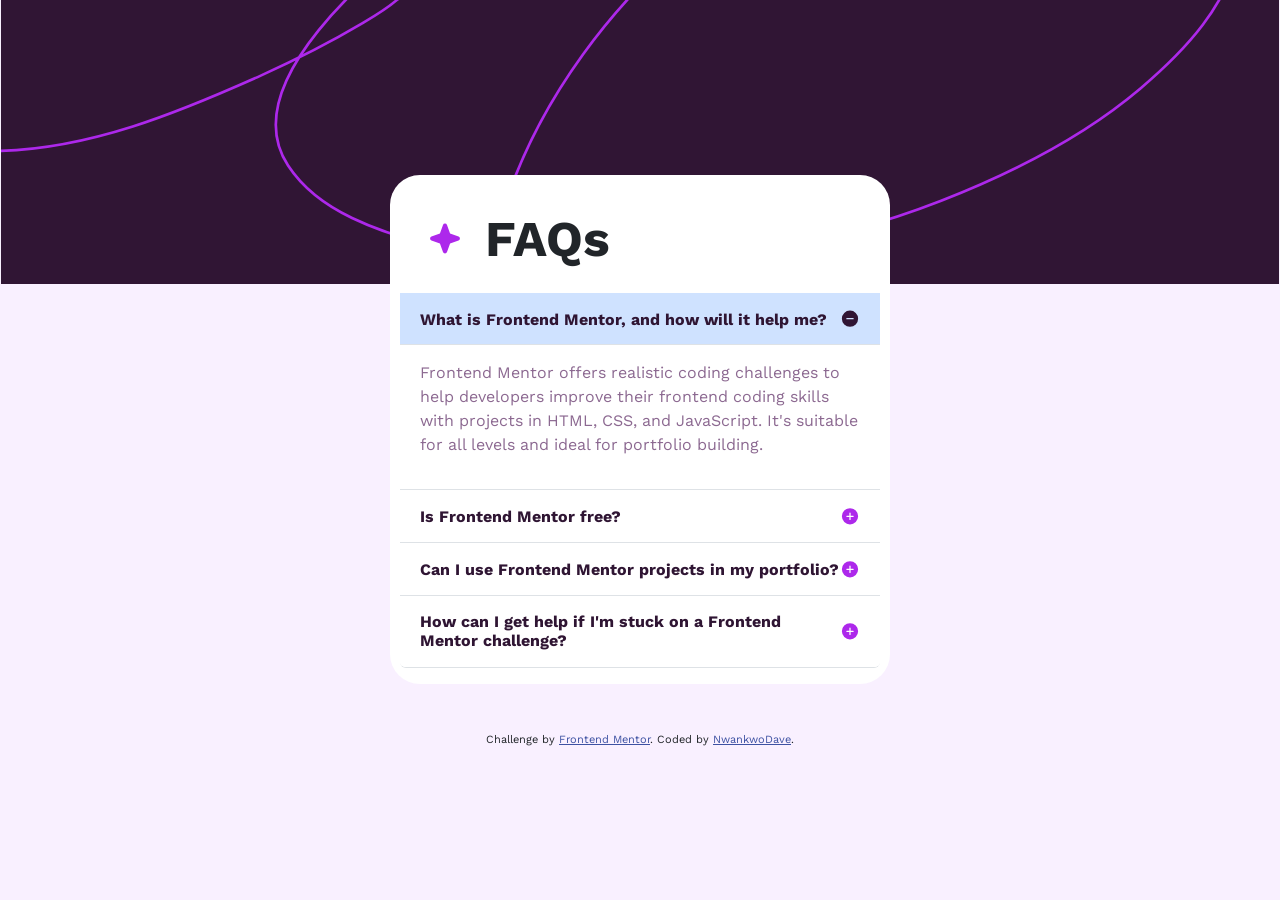
<file: FAQs-Accordion-component/index.html>
<!DOCTYPE html>
<html lang="en">
<head>
  <meta charset="UTF-8">
  <meta name="viewport" content="width=device-width, initial-scale=1.0"> <!-- displays site properly based on user's device -->
  <link rel="stylesheet" href="https://cdn.jsdelivr.net/npm/bootstrap-icons@1.11.2/font/bootstrap-icons.min.css">
  <link href="https://cdn.jsdelivr.net/npm/bootstrap@5.3.2/dist/css/bootstrap.min.css" rel="stylesheet" integrity="sha384-T3c6CoIi6uLrA9TneNEoa7RxnatzjcDSCmG1MXxSR1GAsXEV/Dwwykc2MPK8M2HN" crossorigin="anonymous">
  <link rel="stylesheet" href="https://fonts.googleapis.com/css2?family=Outfit:wght@400;700&family=Work+Sans:wght@400;600;700&display=swap">
  <link rel="stylesheet" href="style.css">
  <link rel="icon" type="image/png" sizes="32x32" href="./assets/images/favicon-32x32.png">
  <title>Frontend Mentor | FAQ accordion</title>
</head>
<body>
  <div class="container">
  <div class="accordion mt-4" id="accordionExample">
    <div class="accordion-item" style="border: none;">
      <h1 class="accordion-header mt-4">FAQs</h1>
    </div>
    <div class="accordion-item mt-4">
      <h2 class="accordion-header">
        <button class="accordion-button" type="button" data-bs-toggle="collapse" data-bs-target="#collapseOne" aria-expanded="true" aria-controls="collapseOne">
          <strong>What is Frontend Mentor, and how will it help me?</strong>
        </button>
      </h2>
      <div id="collapseOne" class="accordion-collapse collapse show" data-bs-parent="#accordionExample">
        <div class="accordion-body">
         <p>
          Frontend Mentor offers realistic coding challenges to help developers improve their 
           frontend coding skills with projects in HTML, CSS, and JavaScript. It's suitable for 
          all levels and ideal for portfolio building.
        </p> 
        </div>
      </div>
    </div>
    <div class="accordion-item">
      <h2 class="accordion-header">
        <button class="accordion-button collapsed" type="button" data-bs-toggle="collapse" data-bs-target="#collapseTwo" aria-expanded="false" aria-controls="collapseTwo">
          <strong>Is Frontend Mentor free?</strong>
        </button>
      </h2>
      <div id="collapseTwo" class="accordion-collapse collapse" data-bs-parent="#accordionExample">
        <div class="accordion-body">
          <p>
            Yes, Frontend Mentor offers both free and premium coding challenges, with the free 
          option providing access to a range of projects suitable for all skill levels.
        </p> 
        </div>
      </div>
    </div>
    <div class="accordion-item">
      <h2 class="accordion-header">
        <button class="accordion-button collapsed" type="button" data-bs-toggle="collapse" data-bs-target="#collapseThree" aria-expanded="false" aria-controls="collapseThree">
          <strong>Can I use Frontend Mentor projects in my portfolio?</strong>
        </button>
      </h2>
      <div id="collapseThree" class="accordion-collapse collapse" data-bs-parent="#accordionExample">
        <div class="accordion-body">
          <p>
            Yes, you can use projects completed on Frontend Mentor in your portfolio. It's an excellent
          way to showcase your skills to potential employers! 
        </p>      
        </div>
      </div>
    </div>
    <div class="accordion-item">
      <h2 class="accordion-header">
        <button class="accordion-button collapsed" type="button" data-bs-toggle="collapse" data-bs-target="#collapseFour" aria-expanded="false" aria-controls="collapseFour">
          <strong>How can I get help if I'm stuck on a Frontend Mentor challenge?</strong>
        </button>
      </h2>
      <div id="collapseFour" class="accordion-collapse collapse" data-bs-parent="#accordionExample">
        <div class="accordion-body">
          <p>
            The best place to get help is inside Frontend Mentor's Discord community. There's a help 
          channel where you can ask questions and seek support from other community members 
        </p>      
        </div>
      </div>
    </div>
  
  </div>
</div>

 

 
  
  

  



  
  <div class="attribution mt-5">
    Challenge by <a href="https://www.frontendmentor.io?ref=challenge" target="_blank">Frontend Mentor</a>. 
    Coded by <a href="#">NwankwoDave</a>.
  </div>
  <script src="https://cdn.jsdelivr.net/npm/@popperjs/core@2.11.8/dist/umd/popper.min.js" integrity="sha384-I7E8VVD/ismYTF4hNIPjVp/Zjvgyol6VFvRkX/vR+Vc4jQkC+hVqc2pM8ODewa9r" crossorigin="anonymous"></script>
<script src="https://cdn.jsdelivr.net/npm/bootstrap@5.3.2/dist/js/bootstrap.min.js" integrity="sha384-BBtl+eGJRgqQAUMxJ7pMwbEyER4l1g+O15P+16Ep7Q9Q+zqX6gSbd85u4mG4QzX+" crossorigin="anonymous"></script>
</body>
</html>
</file>
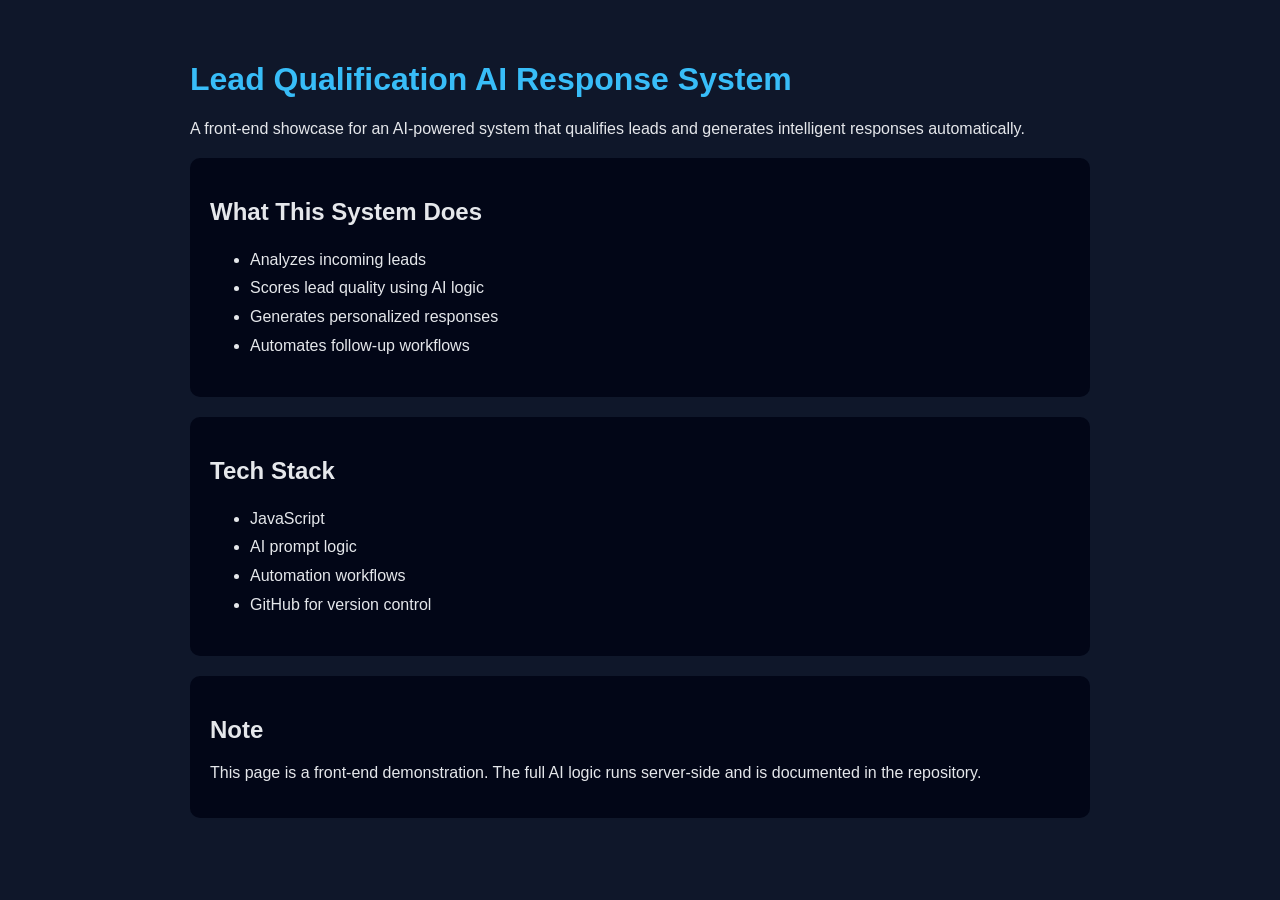
<file: lead-qualification-AI-response-system/index.html>
<!DOCTYPE html>
<html lang="en">
<head>
  <meta charset="UTF-8" />
  <title>Lead Qualification AI Response System</title>
  <meta name="viewport" content="width=device-width, initial-scale=1.0" />
  <style>
    body {
      font-family: Arial, sans-serif;
      background: #0f172a;
      color: #e5e7eb;
      padding: 40px;
      max-width: 900px;
      margin: auto;
    }
    h1 { color: #38bdf8; }
    .card {
      background: #020617;
      padding: 20px;
      border-radius: 10px;
      margin-top: 20px;
    }
    ul { line-height: 1.8; }
  </style>
</head>
<body>

  <h1>Lead Qualification AI Response System</h1>
  <p>
    A front-end showcase for an AI-powered system that qualifies leads and generates intelligent responses automatically.
  </p>

  <div class="card">
    <h2>What This System Does</h2>
    <ul>
      <li>Analyzes incoming leads</li>
      <li>Scores lead quality using AI logic</li>
      <li>Generates personalized responses</li>
      <li>Automates follow-up workflows</li>
    </ul>
  </div>

  <div class="card">
    <h2>Tech Stack</h2>
    <ul>
      <li>JavaScript</li>
      <li>AI prompt logic</li>
      <li>Automation workflows</li>
      <li>GitHub for version control</li>
    </ul>
  </div>

  <div class="card">
    <h2>Note</h2>
    <p>
      This page is a front-end demonstration. The full AI logic runs server-side and is documented in the repository.
    </p>
  </div>

</body>
</html>
</file>
<file: FAQs-Accordion-component/style.css>
@media (max-width:1440px){
    body{
        display: grid;
        background-color: var(--Lightpink);
        min-height: 100vh;
        align-items: center;
        align-content: center;
        justify-content: center;
        font-family: "Work Sans", sans-serif;
        font-size: var(--fontSize);
        background-image: url("data:image/svg+xml,%3Csvg xmlns='http://www.w3.org/2000/svg' width='1440' height='320' fill='none' viewBox='0 0 1440 320'%3E%3Cg clip-path='url(%23a)'%3E%3Cpath fill='%23301534' d='M0 0h1440v320H0z'/%3E%3Cpath stroke='%23AD28EB' stroke-linecap='round' stroke-width='3' d='M-676-182C-454-10-396.863 71.888-197.5 143.5-99 178.882-36.919 170.726-4.751 170.108c104.487-2.01 204.609-43.237 298.633-85.495 38.354-17.238 75.882-36.189 112.063-57.63 23.903-14.165 58.87-33.913 64.721-64.42 2.32-12.102-16.369-12.24-23.771-9.789-13.511 4.474-25.95 16.544-36.056 25.669-19.131 17.273-37.062 35.948-53.235 56.031-33.728 41.883-68.034 100.247-34.158 152.014 17.287 26.415 43.94 45.693 72.112 59.127 56.182 26.791 119.205 38.742 180.778 44.146 164.438 14.432 328.964-3.461 483.004-63.622 79.76-31.148 158.55-70.539 224.23-126.245 48.56-41.186 102.8-96.548 110.66-162.9 10.93-92.187-94.04-136.062-169.29-148.418-61.41-10.084-123.75-4.164-184.07 9.588-78.262 17.84-149.006 47.67-214.241 94.384-130.002 93.093-234.95 228.413-272.466 385.827-15.64 65.625-16.648 138.21 5.493 202.551 21.452 62.338 69.196 110.576 124.048 144.923 65.117 40.774 137.161 62.14 212.839 73.21 100.474 14.696 202.817 12.233 303.027-2.997 176.17-26.772 352.73-88.431 505.18-181.077 103.22-62.725 199.3-134.15 280.06-224.425 17.7-19.793 31.81-40.875 43.74-64.521C2172.11-58.5 2095.5-145.528 2095.5-151'/%3E%3C/g%3E%3Cdefs%3E%3CclipPath id='a'%3E%3Cpath fill='%23fff' d='M0 0h1440v320H0z'/%3E%3C/clipPath%3E%3C/defs%3E%3C/svg%3E");
        background-size: contain;
        background-repeat: no-repeat;
    }
}

@media (max-width:375px){
    body{
        display: grid;
        background-color: var(--Lightpink);
        min-height: 100vh;
        align-items: center;
        align-content: center;
        justify-content: center;
        font-family: "Work Sans", sans-serif;
        font-size: var(--fontSize);
        background-image: url("data:image/svg+xml,%3Csvg xmlns='http://www.w3.org/2000/svg' width='375' height='320' fill='none' viewBox='0 0 1440 320'%3E%3Cg clip-path='url(%23a)'%3E%3Cpath fill='%23301534' d='M0 0h1440v320H0z'/%3E%3Cpath stroke='%23AD28EB' stroke-linecap='round' stroke-width='3' d='M-676-182C-454-10-396.863 71.888-197.5 143.5-99 178.882-36.919 170.726-4.751 170.108c104.487-2.01 204.609-43.237 298.633-85.495 38.354-17.238 75.882-36.189 112.063-57.63 23.903-14.165 58.87-33.913 64.721-64.42 2.32-12.102-16.369-12.24-23.771-9.789-13.511 4.474-25.95 16.544-36.056 25.669-19.131 17.273-37.062 35.948-53.235 56.031-33.728 41.883-68.034 100.247-34.158 152.014 17.287 26.415 43.94 45.693 72.112 59.127 56.182 26.791 119.205 38.742 180.778 44.146 164.438 14.432 328.964-3.461 483.004-63.622 79.76-31.148 158.55-70.539 224.23-126.245 48.56-41.186 102.8-96.548 110.66-162.9 10.93-92.187-94.04-136.062-169.29-148.418-61.41-10.084-123.75-4.164-184.07 9.588-78.262 17.84-149.006 47.67-214.241 94.384-130.002 93.093-234.95 228.413-272.466 385.827-15.64 65.625-16.648 138.21 5.493 202.551 21.452 62.338 69.196 110.576 124.048 144.923 65.117 40.774 137.161 62.14 212.839 73.21 100.474 14.696 202.817 12.233 303.027-2.997 176.17-26.772 352.73-88.431 505.18-181.077 103.22-62.725 199.3-134.15 280.06-224.425 17.7-19.793 31.81-40.875 43.74-64.521C2172.11-58.5 2095.5-145.528 2095.5-151'/%3E%3C/g%3E%3Cdefs%3E%3CclipPath id='a'%3E%3Cpath fill='%23fff' d='M0 0h1440v320H0z'/%3E%3C/clipPath%3E%3C/defs%3E%3C/svg%3E");
        background-size: contain;
        background-repeat: no-repeat;
    }
}

:root {
    --White: hsl(0, 0%, 100%);
    --Lightpink: hsl(275, 100%, 97%);
    --Grayhispurple: hsl(292, 16%, 49%);
    --Darkpurple: hsl(292, 42%, 14%);
    --fontSize: 16px;
}


*{
    margin: 0;
    padding: 0;
    box-sizing: border-box;
}

body{
    display: grid;
    background-color: var(--Lightpink);
    min-height: 100vh;
    align-items: center;
    align-content: center;
    justify-content: center;
    font-family: "Work Sans", sans-serif;
    font-size: var(--fontSize);
    background-image: url("data:image/svg+xml,%3Csvg xmlns='http://www.w3.org/2000/svg' width='1440' height='320' fill='none' viewBox='0 0 1440 320'%3E%3Cg clip-path='url(%23a)'%3E%3Cpath fill='%23301534' d='M0 0h1440v320H0z'/%3E%3Cpath stroke='%23AD28EB' stroke-linecap='round' stroke-width='3' d='M-676-182C-454-10-396.863 71.888-197.5 143.5-99 178.882-36.919 170.726-4.751 170.108c104.487-2.01 204.609-43.237 298.633-85.495 38.354-17.238 75.882-36.189 112.063-57.63 23.903-14.165 58.87-33.913 64.721-64.42 2.32-12.102-16.369-12.24-23.771-9.789-13.511 4.474-25.95 16.544-36.056 25.669-19.131 17.273-37.062 35.948-53.235 56.031-33.728 41.883-68.034 100.247-34.158 152.014 17.287 26.415 43.94 45.693 72.112 59.127 56.182 26.791 119.205 38.742 180.778 44.146 164.438 14.432 328.964-3.461 483.004-63.622 79.76-31.148 158.55-70.539 224.23-126.245 48.56-41.186 102.8-96.548 110.66-162.9 10.93-92.187-94.04-136.062-169.29-148.418-61.41-10.084-123.75-4.164-184.07 9.588-78.262 17.84-149.006 47.67-214.241 94.384-130.002 93.093-234.95 228.413-272.466 385.827-15.64 65.625-16.648 138.21 5.493 202.551 21.452 62.338 69.196 110.576 124.048 144.923 65.117 40.774 137.161 62.14 212.839 73.21 100.474 14.696 202.817 12.233 303.027-2.997 176.17-26.772 352.73-88.431 505.18-181.077 103.22-62.725 199.3-134.15 280.06-224.425 17.7-19.793 31.81-40.875 43.74-64.521C2172.11-58.5 2095.5-145.528 2095.5-151'/%3E%3C/g%3E%3Cdefs%3E%3CclipPath id='a'%3E%3Cpath fill='%23fff' d='M0 0h1440v320H0z'/%3E%3C/clipPath%3E%3C/defs%3E%3C/svg%3E");
    background-size: contain;
    background-repeat: no-repeat;
}



.accordion{
    width: 500px;
    height: 509px;
    border-radius: 30px;
    grid-gap: 6rem;
    background: white;
    padding: 10px;
    grid-template-columns: 400px;
    
}

.accordion-item{
    border-left: none;
    border-right: none;
    align-content: space-between;
}

.accordion-button::after{
    background-image: url("data:image/svg+xml,%3Csvg xmlns='http://www.w3.org/2000/svg' width='30' height='31' fill='none' viewBox='0 0 30 31'%3E%3Cpath fill='%23AD28EB' d='M15 3.313A12.187 12.187 0 1 0 27.188 15.5 12.203 12.203 0 0 0 15 3.312Zm4.688 13.124h-3.75v3.75a.938.938 0 0 1-1.876 0v-3.75h-3.75a.938.938 0 0 1 0-1.875h3.75v-3.75a.938.938 0 0 1 1.876 0v3.75h3.75a.938.938 0 0 1 0 1.876Z'/%3E%3C/svg%3E");
}

.accordion-button:not(.collapsed)::after{
    background-image: url("data:image/svg+xml,%3Csvg xmlns='http://www.w3.org/2000/svg' width='30' height='31' fill='none' viewBox='0 0 30 31'%3E%3Cpath fill='%23301534' d='M15 3.313A12.187 12.187 0 1 0 27.188 15.5 12.2 12.2 0 0 0 15 3.312Zm4.688 13.124h-9.375a.938.938 0 0 1 0-1.875h9.374a.938.938 0 0 1 0 1.876Z'/%3E%3C/svg%3E");
}

h1{
    padding-left: 25px;
    font-weight: bold;
    font-size: 50px;
    display: flex;
    position: relative;
}

h1::before{
    content: url("data:image/svg+xml,%3Csvg xmlns='http://www.w3.org/2000/svg' width='40' height='35' fill='none' viewBox='0 0 40 41'%3E%3Cpath fill='%23AD28EB' d='M37.5 20.5a2.467 2.467 0 0 1-1.64 2.344l-9.913 3.604-3.603 9.911a2.5 2.5 0 0 1-4.688 0l-3.604-9.922-9.911-3.593a2.5 2.5 0 0 1 0-4.688l9.921-3.604 3.594-9.911a2.5 2.5 0 0 1 4.688 0l3.604 9.921 9.911 3.594A2.467 2.467 0 0 1 37.5 20.5Z'/%3E%3C/svg%3E");
    display: inline-block;
    min-width: 20px;
    background-repeat: no-repeat;
    padding-right: 20px;
}

p{
    color: var(--Grayhispurple);
}

strong{
    color: var(--Darkpurple);
}

.attribution { font-size: 11px; text-align: center; }
.attribution a { color: hsl(228, 45%, 44%); }
</file>
